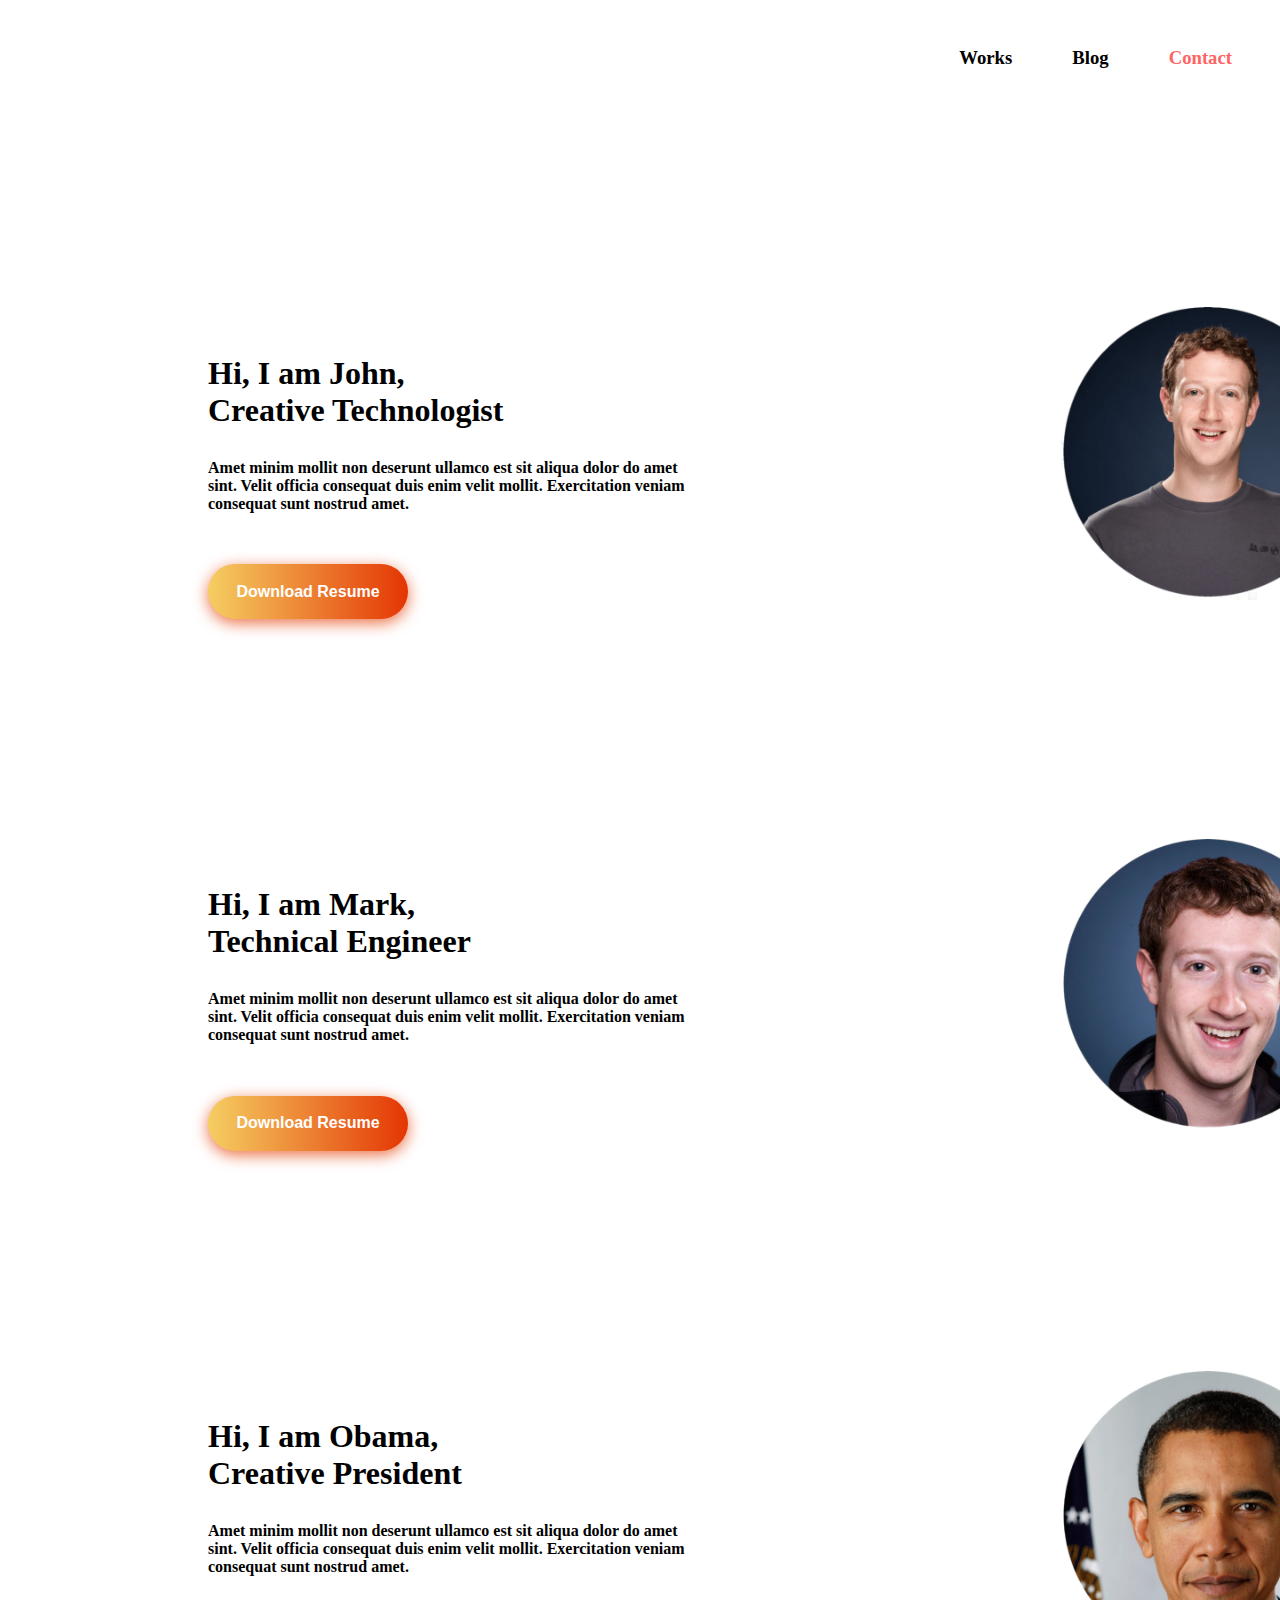
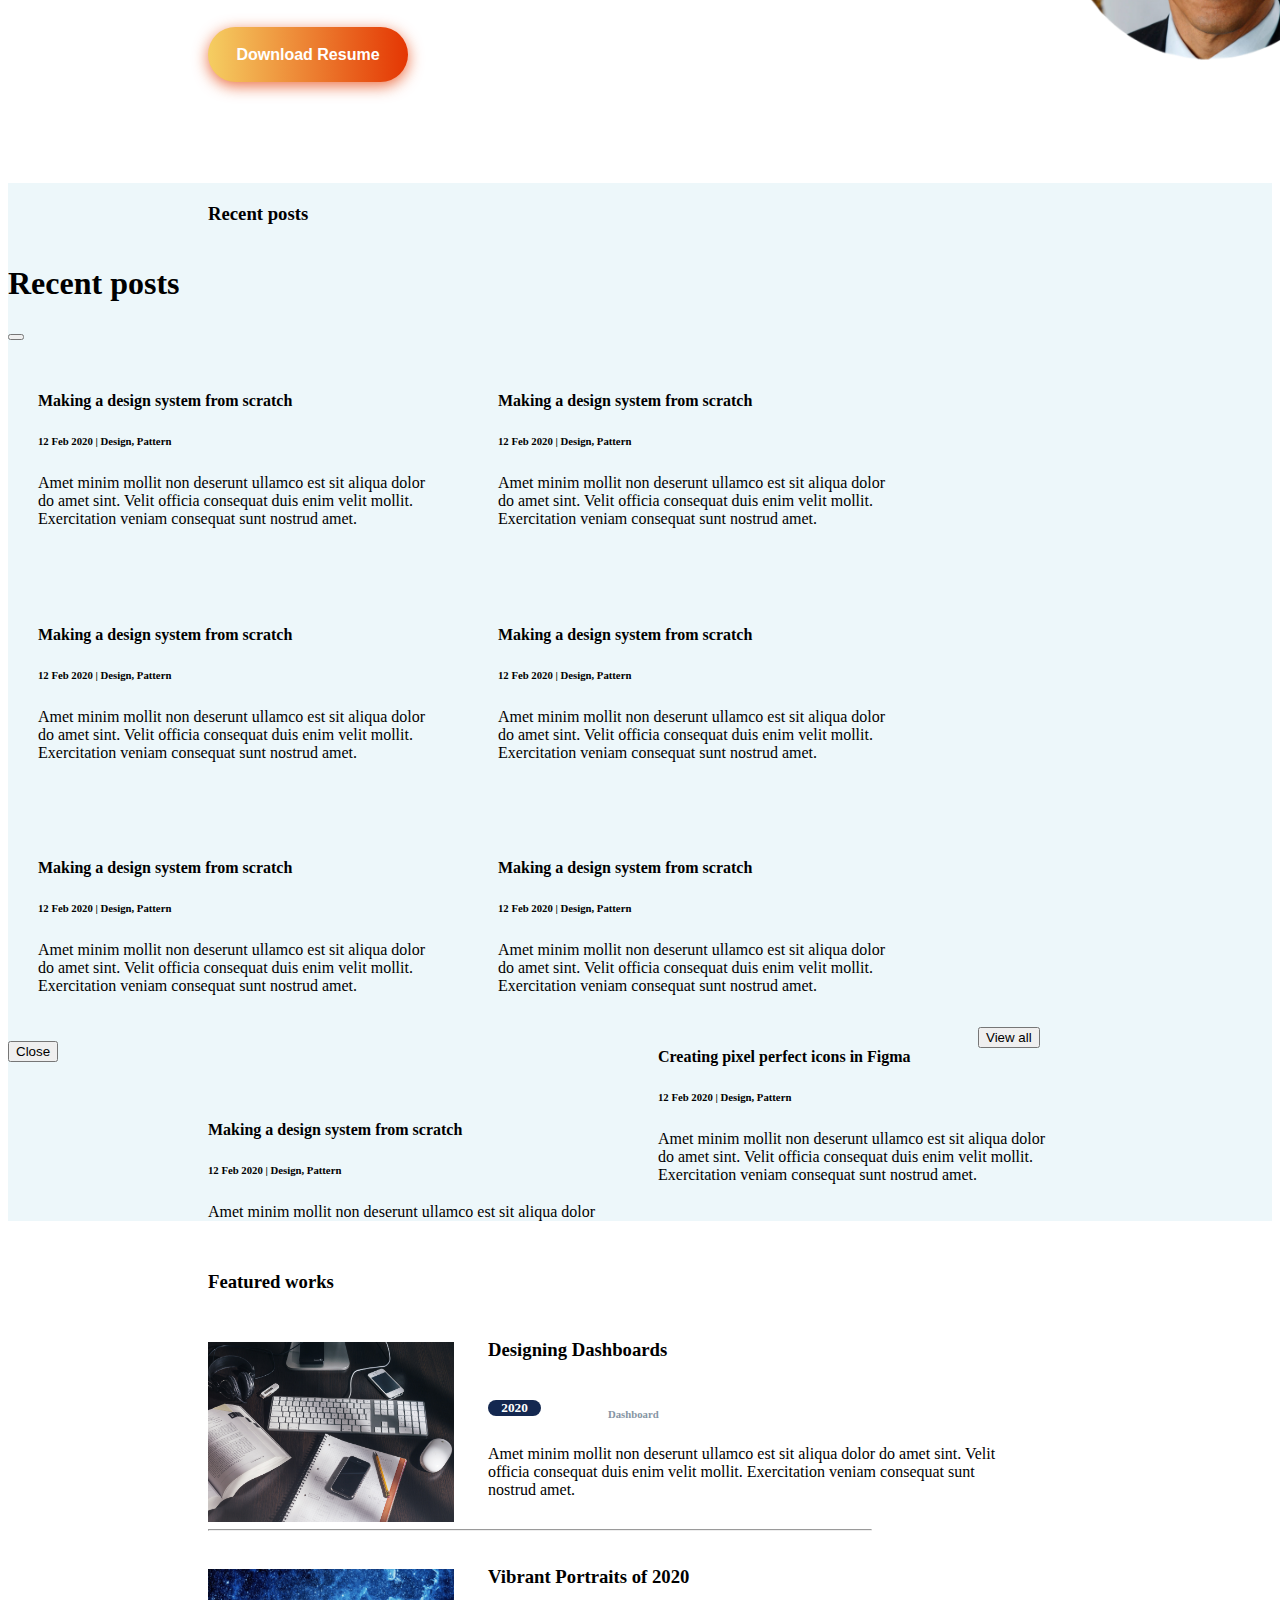
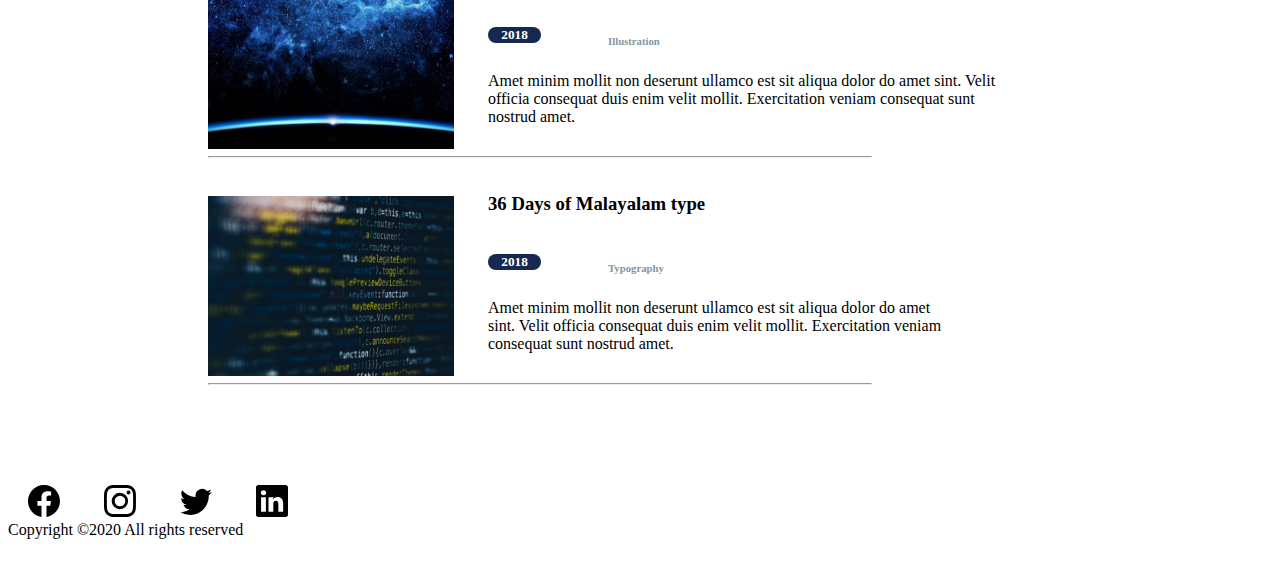
<file: john/index.html>
<!DOCTYPE html>
<html lang="en">
  <head>
    <meta charset="UTF-8" />
    <meta http-equiv="X-UA-Compatible" content="IE=edge" />
    <meta name="viewport" content="width=device-width, initial-scale=1.0" />
    <link rel="stylesheet" href="style/style.css" />
    <link
      href="https://cdn.jsdelivr.net/npm/bootstrap@5.3.0-alpha3/dist/css/bootstrap.min.css"
      rel="stylesheet"
      integrity="sha384-KK94CHFLLe+nY2dmCWGMq91rCGa5gtU4mk92HdvYe+M/SXH301p5ILy+dN9+nJOZ"
      crossorigin="anonymous"
    />
    <link rel="shortcut icon" href="img\head.png" type="image/x-icon" />
    <title>Home</title>
  </head>
  <body>
    <div class="nav">
      <a href="works.html">
        <h3>Works</h3>
      </a>
      <a href="blog.html">
        <h3>Blog</h3>
      </a>
      <a href="#" class="active">
        <h3>Contact</h3>
      </a>
    </div>
    <div class="car">
      <div
        id="carouselExampleSlidesOnly"
        class="carousel slide"
        data-bs-ride="carousel"
      >
        <div class="carousel-inner">
          <div class="carousel-item active">
            <div class="block1">
              <img src="img\john.png" alt="" />
              <h1>
                <strong
                  >Hi, I am John, <br />
                  Creative Technologist</strong
                >
              </h1>
              <h4>
                Amet minim mollit non deserunt ullamco est sit aliqua dolor do
                amet
                <br />
                sint. Velit officia consequat duis enim velit mollit.
                Exercitation veniam <br />
                consequat sunt nostrud amet.
              </h4>
              <a href="workdetail.html">
                <button class="btn-hover color-2">Download Resume</button>
              </a>
            </div>
          </div>
          <div class="carousel-item">
            <div class="block1">
              <img src="img\john2.png" alt="" />
              <h1>
                <strong
                  >Hi, I am Mark, <br />
                  Technical Engineer</strong
                >
              </h1>
              <h4>
                Amet minim mollit non deserunt ullamco est sit aliqua dolor do
                amet
                <br />
                sint. Velit officia consequat duis enim velit mollit.
                Exercitation veniam <br />
                consequat sunt nostrud amet.
              </h4>
              <a href="workdetail.html">
                <button class="btn-hover color-2">Download Resume</button>
              </a>
            </div>
          </div>
          <div class="carousel-item">
            <div class="block1">
              <img src="img\john3.png" alt="" />
              <h1>
                <strong
                  >Hi, I am Obama, <br />
                  Creative President</strong
                >
              </h1>
              <h4>
                Amet minim mollit non deserunt ullamco est sit aliqua dolor do
                amet
                <br />
                sint. Velit officia consequat duis enim velit mollit.
                Exercitation veniam <br />
                consequat sunt nostrud amet.
              </h4>
              <a href="workdetail.html">
                <button class="btn-hover color-2">Download Resume</button>
              </a>
            </div>
          </div>
        </div>
      </div>
    </div>
    <div class="inv">
      <h5>
        ㅤㅤㅤㅤㅤㅤㅤㅤㅤㅤㅤㅤㅤㅤㅤㅤㅤㅤㅤㅤㅤㅤㅤㅤㅤㅤㅤㅤㅤㅤㅤㅤㅤㅤㅤㅤㅤㅤㅤㅤㅤ
        <br />
        ㅤㅤㅤㅤㅤㅤㅤㅤㅤㅤㅤㅤㅤㅤㅤㅤㅤㅤㅤㅤㅤㅤㅤㅤㅤㅤㅤㅤㅤㅤㅤㅤㅤㅤㅤㅤㅤㅤㅤㅤㅤ
      </h5>
    </div>
    <div class="block2">
      <h3>Recent posts</h3>
      <div
        class="modal fade"
        id="exampleModal"
        tabindex="-1"
        aria-labelledby="exampleModalLabel"
        aria-hidden="true"
      >
        <div class="modal-dialog modal-lg modal-dialog-scrollable">
          <div class="modal-content">
            <div class="modal-header">
              <h1 class="modal-title fs-5" id="exampleModalLabel">
                Recent posts
              </h1>
              <button
                type="button"
                class="btn-close"
                data-bs-dismiss="modal"
                aria-label="Close"
              ></button>
            </div>
            <div class="modal-body">
              <div class="mod">
                <div class="card" style="width: 25rem">
                  <div class="card-body">
                    <h4 class="card-title">
                      <strong>Making a design system from scratch</strong>
                    </h4>
                    <h6 class="card-subtitle mb-3 mt-4">
                      12 Feb 2020 ㅤㅤ|ㅤㅤ Design, Pattern
                    </h6>
                    <p class="card-text">
                      Amet minim mollit non deserunt ullamco est sit aliqua
                      dolor do amet sint. Velit officia consequat duis enim
                      velit mollit. Exercitation veniam consequat sunt nostrud
                      amet.
                    </p>
                  </div>
                </div>
                <div class="card" style="width: 25rem">
                  <div class="card-body">
                    <h4 class="card-title">
                      <strong>Making a design system from scratch</strong>
                    </h4>
                    <h6 class="card-subtitle mb-3 mt-4">
                      12 Feb 2020 ㅤㅤ|ㅤㅤ Design, Pattern
                    </h6>
                    <p class="card-text">
                      Amet minim mollit non deserunt ullamco est sit aliqua
                      dolor do amet sint. Velit officia consequat duis enim
                      velit mollit. Exercitation veniam consequat sunt nostrud
                      amet.
                    </p>
                  </div>
                </div>
              </div>
              <div class="mod2">
                <div class="card" style="width: 25rem">
                  <div class="card-body">
                    <h4 class="card-title">
                      <strong>Making a design system from scratch</strong>
                    </h4>
                    <h6 class="card-subtitle mb-3 mt-4">
                      12 Feb 2020 ㅤㅤ|ㅤㅤ Design, Pattern
                    </h6>
                    <p class="card-text">
                      Amet minim mollit non deserunt ullamco est sit aliqua
                      dolor do amet sint. Velit officia consequat duis enim
                      velit mollit. Exercitation veniam consequat sunt nostrud
                      amet.
                    </p>
                  </div>
                </div>
                <div class="card" style="width: 25rem">
                  <div class="card-body">
                    <h4 class="card-title">
                      <strong>Making a design system from scratch</strong>
                    </h4>
                    <h6 class="card-subtitle mb-3 mt-4">
                      12 Feb 2020 ㅤㅤ|ㅤㅤ Design, Pattern
                    </h6>
                    <p class="card-text">
                      Amet minim mollit non deserunt ullamco est sit aliqua
                      dolor do amet sint. Velit officia consequat duis enim
                      velit mollit. Exercitation veniam consequat sunt nostrud
                      amet.
                    </p>
                  </div>
                </div>
              </div>
              <div class="mod3">
                <div class="card" style="width: 25rem">
                  <div class="card-body">
                    <h4 class="card-title">
                      <strong>Making a design system from scratch</strong>
                    </h4>
                    <h6 class="card-subtitle mb-3 mt-4">
                      12 Feb 2020 ㅤㅤ|ㅤㅤ Design, Pattern
                    </h6>
                    <p class="card-text">
                      Amet minim mollit non deserunt ullamco est sit aliqua
                      dolor do amet sint. Velit officia consequat duis enim
                      velit mollit. Exercitation veniam consequat sunt nostrud
                      amet.
                    </p>
                  </div>
                </div>
                <div class="card" style="width: 25rem">
                  <div class="card-body">
                    <h4 class="card-title">
                      <strong>Making a design system from scratch</strong>
                    </h4>
                    <h6 class="card-subtitle mb-3 mt-4">
                      12 Feb 2020 ㅤㅤ|ㅤㅤ Design, Pattern
                    </h6>
                    <p class="card-text">
                      Amet minim mollit non deserunt ullamco est sit aliqua
                      dolor do amet sint. Velit officia consequat duis enim
                      velit mollit. Exercitation veniam consequat sunt nostrud
                      amet.
                    </p>
                  </div>
                </div>
              </div>
            </div>
            <div class="modal-footer">
              <button
                type="button"
                class="btn btn-secondary"
                data-bs-dismiss="modal"
              >
                Close
              </button>
            </div>
          </div>
        </div>
      </div>
      <h5>
        <button
          type="button"
          class="btn btn-secondary"
          data-bs-toggle="modal"
          data-bs-target="#exampleModal"
        >
          View all
        </button>
      </h5>
      <div class="card1">
        <div class="card" style="width: 25rem">
          <div class="card-body">
            <h4 class="card-title">
              <strong>Making a design system from scratch</strong>
            </h4>
            <h6 class="card-subtitle mb-3 mt-4">
              12 Feb 2020 ㅤㅤ|ㅤㅤ Design, Pattern
            </h6>
            <p class="card-text">
              Amet minim mollit non deserunt ullamco est sit aliqua dolor do
              amet sint. Velit officia consequat duis enim velit mollit.
              Exercitation veniam consequat sunt nostrud amet.
            </p>
          </div>
        </div>
      </div>
      <div class="card2">
        <div class="card" style="width: 25rem">
          <div class="card-body">
            <h4 class="card-title">
              <strong>Creating pixel perfect icons in Figma</strong>
            </h4>
            <h6 class="card-subtitle mb-3 mt-4">
              12 Feb 2020 ㅤㅤ|ㅤㅤ Design, Pattern
            </h6>
            <p class="card-text">
              Amet minim mollit non deserunt ullamco est sit aliqua dolor do
              amet sint. Velit officia consequat duis enim velit mollit.
              Exercitation veniam consequat sunt nostrud amet.
            </p>
          </div>
        </div>
      </div>
      <div class="inv2">
        ㅤㅤㅤㅤㅤㅤㅤㅤㅤㅤㅤㅤㅤㅤㅤㅤㅤㅤㅤㅤㅤㅤㅤㅤㅤㅤㅤㅤㅤㅤㅤㅤㅤㅤㅤㅤㅤㅤㅤ
      </div>
    </div>
    <div class="block3">
      <h3>Featured works</h3>
      <div class="lap">
        <img src="img\laptop.jpg" alt="" />
        <h3><strong>Designing Dashboards</strong></h3>
        <h5> 2020 </h5>
        <h6>Dashboard</h6>
        <p>
          Amet minim mollit non deserunt ullamco est sit aliqua dolor do amet
          sint. Velit <br />
          officia consequat duis enim velit mollit. Exercitation veniam
          consequat sunt <br />
          nostrud amet.
        </p>
      </div>
      <hr />
      <div class="lap">
        <img src="img/laptop2.jpg" alt="" />
        <h3><strong>Vibrant Portraits of 2020</strong></h3>
        <h5> 2018 </h5>
        <h6>Illustration</h6>
        <p>
          Amet minim mollit non deserunt ullamco est sit aliqua dolor do amet
          sint. Velit <br />
          officia consequat duis enim velit mollit. Exercitation veniam
          consequat sunt <br />
          nostrud amet.
        </p>
      </div>
      <hr />
      <div class="lap">
        <img src="img/laptop3.jpg" alt="" />
        <h3><strong>36 Days of Malayalam type</strong></h3>
        <h5> 2018 </h5>
        <h6>Typography</h6>
        <p>
          Amet minim mollit non deserunt ullamco est sit aliqua dolor do amet
          <br />
          sint. Velit officia consequat duis enim velit mollit. Exercitation
          veniam <br />
          consequat sunt nostrud amet.
        </p>
      </div>
      <hr />
    </div>
    <div class="block4">
      <footer class="text-center">
        <div class="container pt-4">
          <section class="mb-4">
            <a href="#">
              <svg
                xmlns="http://www.w3.org/2000/svg"
                width="32"
                height="32"
                fill="currentColor"
                class="bi bi-facebook"
                viewBox="0 0 16 16"
              >
                <path
                  d="M16 8.049c0-4.446-3.582-8.05-8-8.05C3.58 0-.002 3.603-.002 8.05c0 4.017 2.926 7.347 6.75 7.951v-5.625h-2.03V8.05H6.75V6.275c0-2.017 1.195-3.131 3.022-3.131.876 0 1.791.157 1.791.157v1.98h-1.009c-.993 0-1.303.621-1.303 1.258v1.51h2.218l-.354 2.326H9.25V16c3.824-.604 6.75-3.934 6.75-7.951z"
                />
              </svg>
            </a>
            <a href="#">
              <svg
                xmlns="http://www.w3.org/2000/svg"
                width="32"
                height="32"
                fill="currentColor"
                class="bi bi-instagram"
                viewBox="0 0 16 16"
              >
                <path
                  d="M8 0C5.829 0 5.556.01 4.703.048 3.85.088 3.269.222 2.76.42a3.917 3.917 0 0 0-1.417.923A3.927 3.927 0 0 0 .42 2.76C.222 3.268.087 3.85.048 4.7.01 5.555 0 5.827 0 8.001c0 2.172.01 2.444.048 3.297.04.852.174 1.433.372 1.942.205.526.478.972.923 1.417.444.445.89.719 1.416.923.51.198 1.09.333 1.942.372C5.555 15.99 5.827 16 8 16s2.444-.01 3.298-.048c.851-.04 1.434-.174 1.943-.372a3.916 3.916 0 0 0 1.416-.923c.445-.445.718-.891.923-1.417.197-.509.332-1.09.372-1.942C15.99 10.445 16 10.173 16 8s-.01-2.445-.048-3.299c-.04-.851-.175-1.433-.372-1.941a3.926 3.926 0 0 0-.923-1.417A3.911 3.911 0 0 0 13.24.42c-.51-.198-1.092-.333-1.943-.372C10.443.01 10.172 0 7.998 0h.003zm-.717 1.442h.718c2.136 0 2.389.007 3.232.046.78.035 1.204.166 1.486.275.373.145.64.319.92.599.28.28.453.546.598.92.11.281.24.705.275 1.485.039.843.047 1.096.047 3.231s-.008 2.389-.047 3.232c-.035.78-.166 1.203-.275 1.485a2.47 2.47 0 0 1-.599.919c-.28.28-.546.453-.92.598-.28.11-.704.24-1.485.276-.843.038-1.096.047-3.232.047s-2.39-.009-3.233-.047c-.78-.036-1.203-.166-1.485-.276a2.478 2.478 0 0 1-.92-.598 2.48 2.48 0 0 1-.6-.92c-.109-.281-.24-.705-.275-1.485-.038-.843-.046-1.096-.046-3.233 0-2.136.008-2.388.046-3.231.036-.78.166-1.204.276-1.486.145-.373.319-.64.599-.92.28-.28.546-.453.92-.598.282-.11.705-.24 1.485-.276.738-.034 1.024-.044 2.515-.045v.002zm4.988 1.328a.96.96 0 1 0 0 1.92.96.96 0 0 0 0-1.92zm-4.27 1.122a4.109 4.109 0 1 0 0 8.217 4.109 4.109 0 0 0 0-8.217zm0 1.441a2.667 2.667 0 1 1 0 5.334 2.667 2.667 0 0 1 0-5.334z"
                />
              </svg>
            </a>
            <a href="#">
              <svg
                xmlns="http://www.w3.org/2000/svg"
                width="32"
                height="32"
                fill="currentColor"
                class="bi bi-twitter"
                viewBox="0 0 16 16"
              >
                <path
                  d="M5.026 15c6.038 0 9.341-5.003 9.341-9.334 0-.14 0-.282-.006-.422A6.685 6.685 0 0 0 16 3.542a6.658 6.658 0 0 1-1.889.518 3.301 3.301 0 0 0 1.447-1.817 6.533 6.533 0 0 1-2.087.793A3.286 3.286 0 0 0 7.875 6.03a9.325 9.325 0 0 1-6.767-3.429 3.289 3.289 0 0 0 1.018 4.382A3.323 3.323 0 0 1 .64 6.575v.045a3.288 3.288 0 0 0 2.632 3.218 3.203 3.203 0 0 1-.865.115 3.23 3.23 0 0 1-.614-.057 3.283 3.283 0 0 0 3.067 2.277A6.588 6.588 0 0 1 .78 13.58a6.32 6.32 0 0 1-.78-.045A9.344 9.344 0 0 0 5.026 15z"
                />
              </svg>
            </a>
            <a href="#">
              <svg
                xmlns="http://www.w3.org/2000/svg"
                width="32"
                height="32"
                fill="currentColor"
                class="bi bi-linkedin"
                viewBox="0 0 16 16"
              >
                <path
                  d="M0 1.146C0 .513.526 0 1.175 0h13.65C15.474 0 16 .513 16 1.146v13.708c0 .633-.526 1.146-1.175 1.146H1.175C.526 16 0 15.487 0 14.854V1.146zm4.943 12.248V6.169H2.542v7.225h2.401zm-1.2-8.212c.837 0 1.358-.554 1.358-1.248-.015-.709-.52-1.248-1.342-1.248-.822 0-1.359.54-1.359 1.248 0 .694.521 1.248 1.327 1.248h.016zm4.908 8.212V9.359c0-.216.016-.432.08-.586.173-.431.568-.878 1.232-.878.869 0 1.216.662 1.216 1.634v3.865h2.401V9.25c0-2.22-1.184-3.252-2.764-3.252-1.274 0-1.845.7-2.165 1.193v.025h-.016a5.54 5.54 0 0 1 .016-.025V6.169h-2.4c.03.678 0 7.225 0 7.225h2.4z"
                />
              </svg>
            </a>
          </section>
        </div>
        <div class="text-center text-dark p-3">
          Copyright ©2020 All rights reserved <br />
                  
        </div>
      </footer>
    </div>
    <script
      src="https://cdn.jsdelivr.net/npm/bootstrap@5.3.0-alpha3/dist/js/bootstrap.bundle.min.js"
      integrity="sha384-ENjdO4Dr2bkBIFxQpeoTz1HIcje39Wm4jDKdf19U8gI4ddQ3GYNS7NTKfAdVQSZe"
      crossorigin="anonymous"
    ></script>
  </body>
</html>
</file>
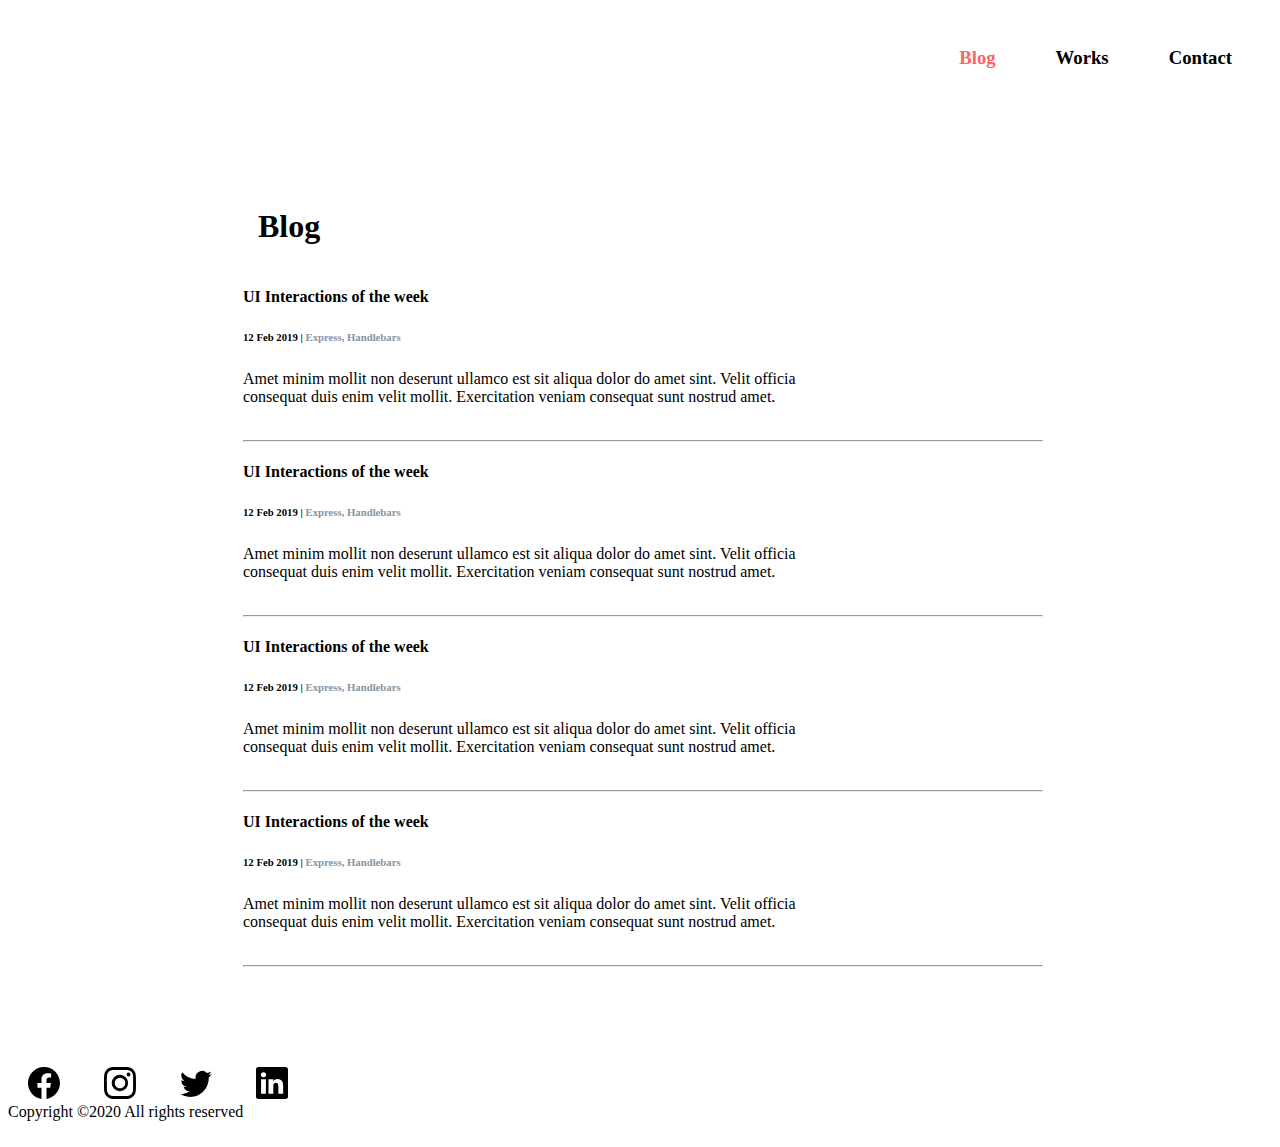
<file: john/blog.html>
<!DOCTYPE html>
<html lang="en">
  <head>
    <meta charset="UTF-8" />
    <meta http-equiv="X-UA-Compatible" content="IE=edge" />
    <meta name="viewport" content="width=device-width, initial-scale=1.0" />
    <link rel="stylesheet" href="style/style.css" />
    <link
      href="https://cdn.jsdelivr.net/npm/bootstrap@5.3.0-alpha3/dist/css/bootstrap.min.css"
      rel="stylesheet"
      integrity="sha384-KK94CHFLLe+nY2dmCWGMq91rCGa5gtU4mk92HdvYe+M/SXH301p5ILy+dN9+nJOZ"
      crossorigin="anonymous"
    />
    <link rel="shortcut icon" href="img/head.png" type="image/x-icon" />
    <title>Blog</title>
  </head>
  <body>
    <div class="nav">
      <a href="#" class="active">
        <h3>Blog</h3>
      </a>
      <a href="works.html">
        <h3>Works</h3>
      </a>
      <a href="index.html">
        <h3>Contact</h3>
      </a>
    </div>
    <div class="blog">
      <h1><strong>Blog</strong></h1>
      <div class="gard">
        <div class="card border-0" style="width: 50rem">
          <div class="card-body">
            <h4 class="card-title">
              <strong>UI Interactions of the week</strong>
            </h4>
            <h6 class="card-subtitle mb-3 mt-4">
              12 Feb 2019 ㅤㅤ|ㅤㅤ <span>Express, Handlebars</span>
            </h6>
            <p class="card-text">
              Amet minim mollit non deserunt ullamco est sit aliqua dolor do
              amet sint. Velit officia <br />
              consequat duis enim velit mollit. Exercitation veniam consequat
              sunt nostrud amet. <br />
                    
            </p>
            <hr />
          </div>
        </div>
      </div>
      <div class="gard">
        <div class="card border-0" style="width: 50rem">
          <div class="card-body">
            <h4 class="card-title">
              <strong>UI Interactions of the week</strong>
            </h4>
            <h6 class="card-subtitle mb-3 mt-4">
              12 Feb 2019 ㅤㅤ|ㅤㅤ <span>Express, Handlebars</span>
            </h6>
            <p class="card-text">
              Amet minim mollit non deserunt ullamco est sit aliqua dolor do
              amet sint. Velit officia <br />
              consequat duis enim velit mollit. Exercitation veniam consequat
              sunt nostrud amet. <br />
                    
            </p>
            <hr />
          </div>
        </div>
      </div>
      <div class="gard">
        <div class="card border-0" style="width: 50rem">
          <div class="card-body">
            <h4 class="card-title">
              <strong>UI Interactions of the week</strong>
            </h4>
            <h6 class="card-subtitle mb-3 mt-4">
              12 Feb 2019 ㅤㅤ|ㅤㅤ <span>Express, Handlebars</span>
            </h6>
            <p class="card-text">
              Amet minim mollit non deserunt ullamco est sit aliqua dolor do
              amet sint. Velit officia <br />
              consequat duis enim velit mollit. Exercitation veniam consequat
              sunt nostrud amet. <br />
                    
            </p>
            <hr />
          </div>
        </div>
      </div>
      <div class="gard">
        <div class="card border-0" style="width: 50rem">
          <div class="card-body">
            <h4 class="card-title">
              <strong>UI Interactions of the week</strong>
            </h4>
            <h6 class="card-subtitle mb-3 mt-4">
              12 Feb 2019 ㅤㅤ|ㅤㅤ <span>Express, Handlebars</span>
            </h6>
            <p class="card-text">
              Amet minim mollit non deserunt ullamco est sit aliqua dolor do
              amet sint. Velit officia <br />
              consequat duis enim velit mollit. Exercitation veniam consequat
              sunt nostrud amet. <br />
                    
            </p>
            <hr />
          </div>
        </div>
      </div>
    </div>
    <div class="block4">
      <footer class="text-center">
        <div class="container pt-4">
          <section class="mb-4">
            <a href="#">
              <svg
                xmlns="http://www.w3.org/2000/svg"
                width="32"
                height="32"
                fill="currentColor"
                class="bi bi-facebook"
                viewBox="0 0 16 16"
              >
                <path
                  d="M16 8.049c0-4.446-3.582-8.05-8-8.05C3.58 0-.002 3.603-.002 8.05c0 4.017 2.926 7.347 6.75 7.951v-5.625h-2.03V8.05H6.75V6.275c0-2.017 1.195-3.131 3.022-3.131.876 0 1.791.157 1.791.157v1.98h-1.009c-.993 0-1.303.621-1.303 1.258v1.51h2.218l-.354 2.326H9.25V16c3.824-.604 6.75-3.934 6.75-7.951z"
                />
              </svg>
            </a>
            <a href="#">
              <svg
                xmlns="http://www.w3.org/2000/svg"
                width="32"
                height="32"
                fill="currentColor"
                class="bi bi-instagram"
                viewBox="0 0 16 16"
              >
                <path
                  d="M8 0C5.829 0 5.556.01 4.703.048 3.85.088 3.269.222 2.76.42a3.917 3.917 0 0 0-1.417.923A3.927 3.927 0 0 0 .42 2.76C.222 3.268.087 3.85.048 4.7.01 5.555 0 5.827 0 8.001c0 2.172.01 2.444.048 3.297.04.852.174 1.433.372 1.942.205.526.478.972.923 1.417.444.445.89.719 1.416.923.51.198 1.09.333 1.942.372C5.555 15.99 5.827 16 8 16s2.444-.01 3.298-.048c.851-.04 1.434-.174 1.943-.372a3.916 3.916 0 0 0 1.416-.923c.445-.445.718-.891.923-1.417.197-.509.332-1.09.372-1.942C15.99 10.445 16 10.173 16 8s-.01-2.445-.048-3.299c-.04-.851-.175-1.433-.372-1.941a3.926 3.926 0 0 0-.923-1.417A3.911 3.911 0 0 0 13.24.42c-.51-.198-1.092-.333-1.943-.372C10.443.01 10.172 0 7.998 0h.003zm-.717 1.442h.718c2.136 0 2.389.007 3.232.046.78.035 1.204.166 1.486.275.373.145.64.319.92.599.28.28.453.546.598.92.11.281.24.705.275 1.485.039.843.047 1.096.047 3.231s-.008 2.389-.047 3.232c-.035.78-.166 1.203-.275 1.485a2.47 2.47 0 0 1-.599.919c-.28.28-.546.453-.92.598-.28.11-.704.24-1.485.276-.843.038-1.096.047-3.232.047s-2.39-.009-3.233-.047c-.78-.036-1.203-.166-1.485-.276a2.478 2.478 0 0 1-.92-.598 2.48 2.48 0 0 1-.6-.92c-.109-.281-.24-.705-.275-1.485-.038-.843-.046-1.096-.046-3.233 0-2.136.008-2.388.046-3.231.036-.78.166-1.204.276-1.486.145-.373.319-.64.599-.92.28-.28.546-.453.92-.598.282-.11.705-.24 1.485-.276.738-.034 1.024-.044 2.515-.045v.002zm4.988 1.328a.96.96 0 1 0 0 1.92.96.96 0 0 0 0-1.92zm-4.27 1.122a4.109 4.109 0 1 0 0 8.217 4.109 4.109 0 0 0 0-8.217zm0 1.441a2.667 2.667 0 1 1 0 5.334 2.667 2.667 0 0 1 0-5.334z"
                />
              </svg>
            </a>
            <a href="#">
              <svg
                xmlns="http://www.w3.org/2000/svg"
                width="32"
                height="32"
                fill="currentColor"
                class="bi bi-twitter"
                viewBox="0 0 16 16"
              >
                <path
                  d="M5.026 15c6.038 0 9.341-5.003 9.341-9.334 0-.14 0-.282-.006-.422A6.685 6.685 0 0 0 16 3.542a6.658 6.658 0 0 1-1.889.518 3.301 3.301 0 0 0 1.447-1.817 6.533 6.533 0 0 1-2.087.793A3.286 3.286 0 0 0 7.875 6.03a9.325 9.325 0 0 1-6.767-3.429 3.289 3.289 0 0 0 1.018 4.382A3.323 3.323 0 0 1 .64 6.575v.045a3.288 3.288 0 0 0 2.632 3.218 3.203 3.203 0 0 1-.865.115 3.23 3.23 0 0 1-.614-.057 3.283 3.283 0 0 0 3.067 2.277A6.588 6.588 0 0 1 .78 13.58a6.32 6.32 0 0 1-.78-.045A9.344 9.344 0 0 0 5.026 15z"
                />
              </svg>
            </a>
            <a href="#">
              <svg
                xmlns="http://www.w3.org/2000/svg"
                width="32"
                height="32"
                fill="currentColor"
                class="bi bi-linkedin"
                viewBox="0 0 16 16"
              >
                <path
                  d="M0 1.146C0 .513.526 0 1.175 0h13.65C15.474 0 16 .513 16 1.146v13.708c0 .633-.526 1.146-1.175 1.146H1.175C.526 16 0 15.487 0 14.854V1.146zm4.943 12.248V6.169H2.542v7.225h2.401zm-1.2-8.212c.837 0 1.358-.554 1.358-1.248-.015-.709-.52-1.248-1.342-1.248-.822 0-1.359.54-1.359 1.248 0 .694.521 1.248 1.327 1.248h.016zm4.908 8.212V9.359c0-.216.016-.432.08-.586.173-.431.568-.878 1.232-.878.869 0 1.216.662 1.216 1.634v3.865h2.401V9.25c0-2.22-1.184-3.252-2.764-3.252-1.274 0-1.845.7-2.165 1.193v.025h-.016a5.54 5.54 0 0 1 .016-.025V6.169h-2.4c.03.678 0 7.225 0 7.225h2.4z"
                />
              </svg>
            </a>
          </section>
        </div>
        <div class="text-center text-dark p-3">
          Copyright ©2020 All rights reserved <br />
                  
        </div>
      </footer>
    </div>
    <script
      src="https://cdn.jsdelivr.net/npm/bootstrap@5.3.0-alpha3/dist/js/bootstrap.bundle.min.js"
      integrity="sha384-ENjdO4Dr2bkBIFxQpeoTz1HIcje39Wm4jDKdf19U8gI4ddQ3GYNS7NTKfAdVQSZe"
      crossorigin="anonymous"
    ></script>
  </body>
</html>
</file>
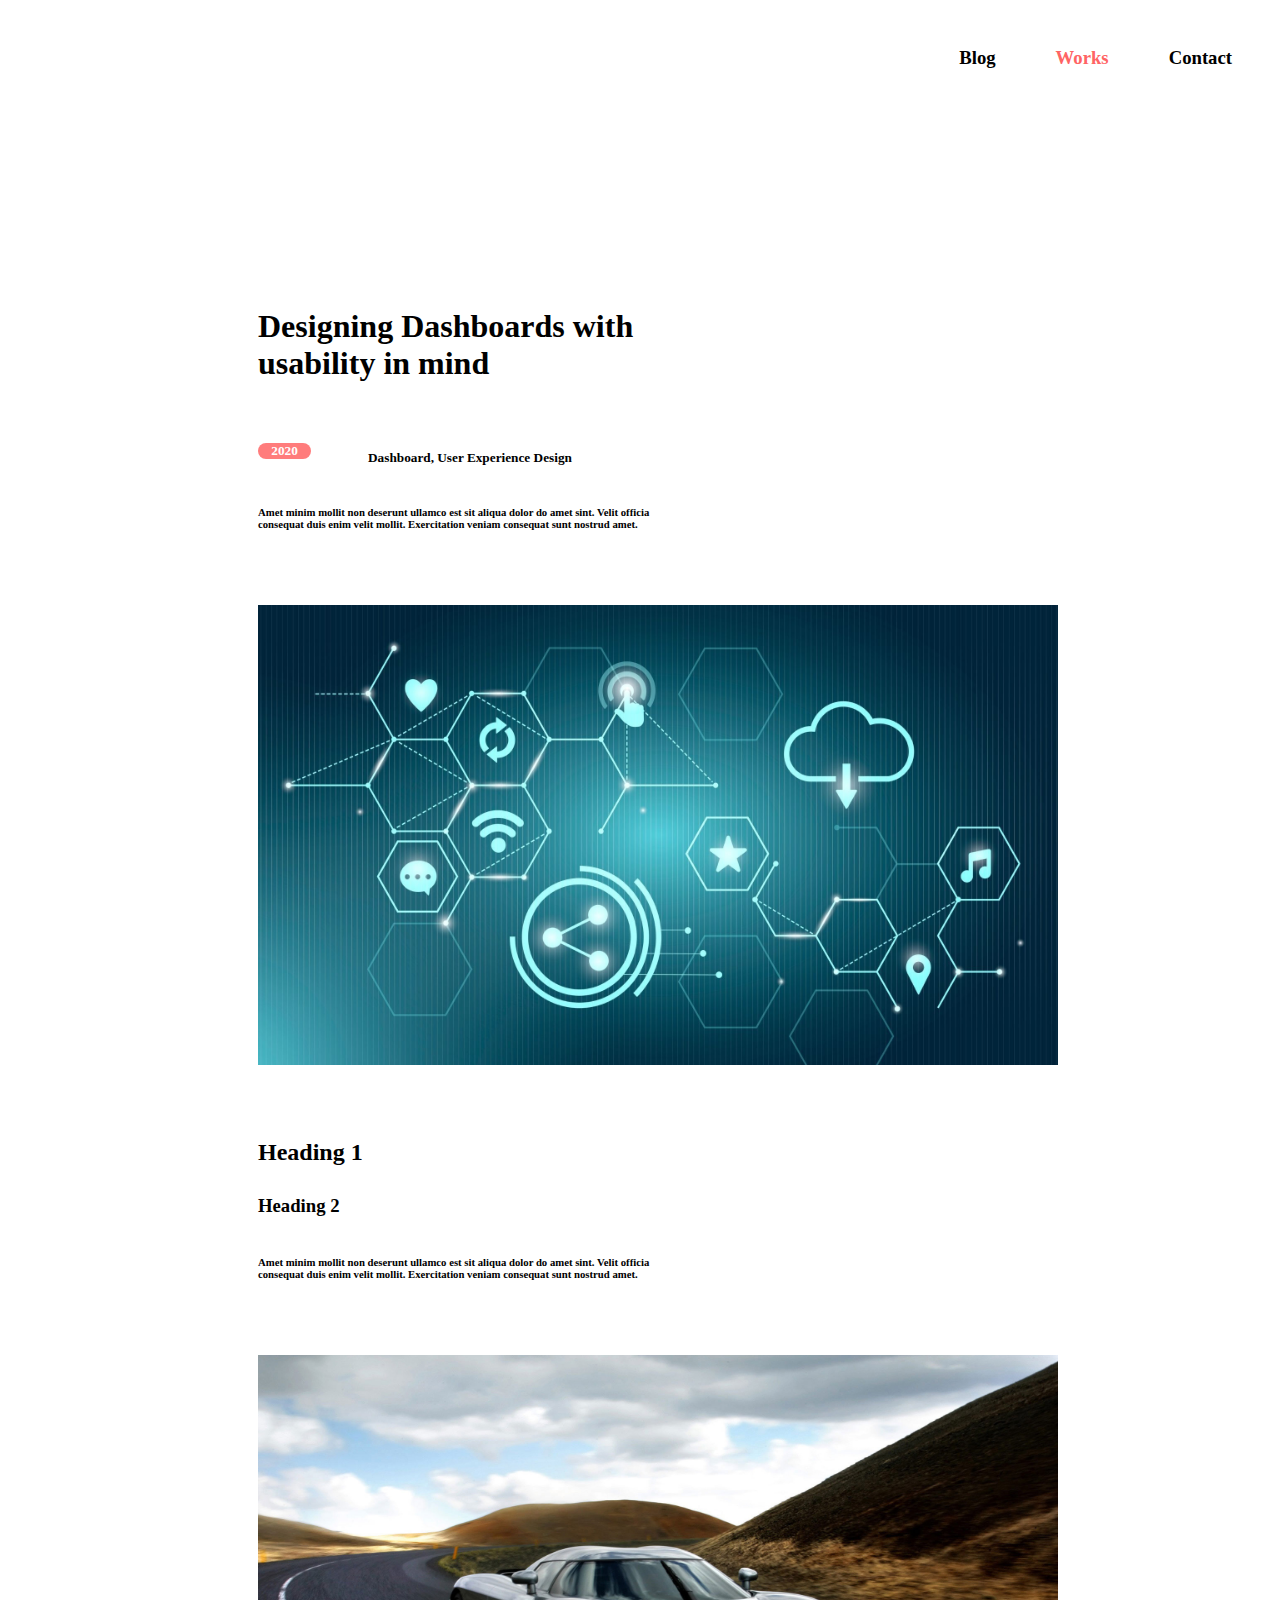
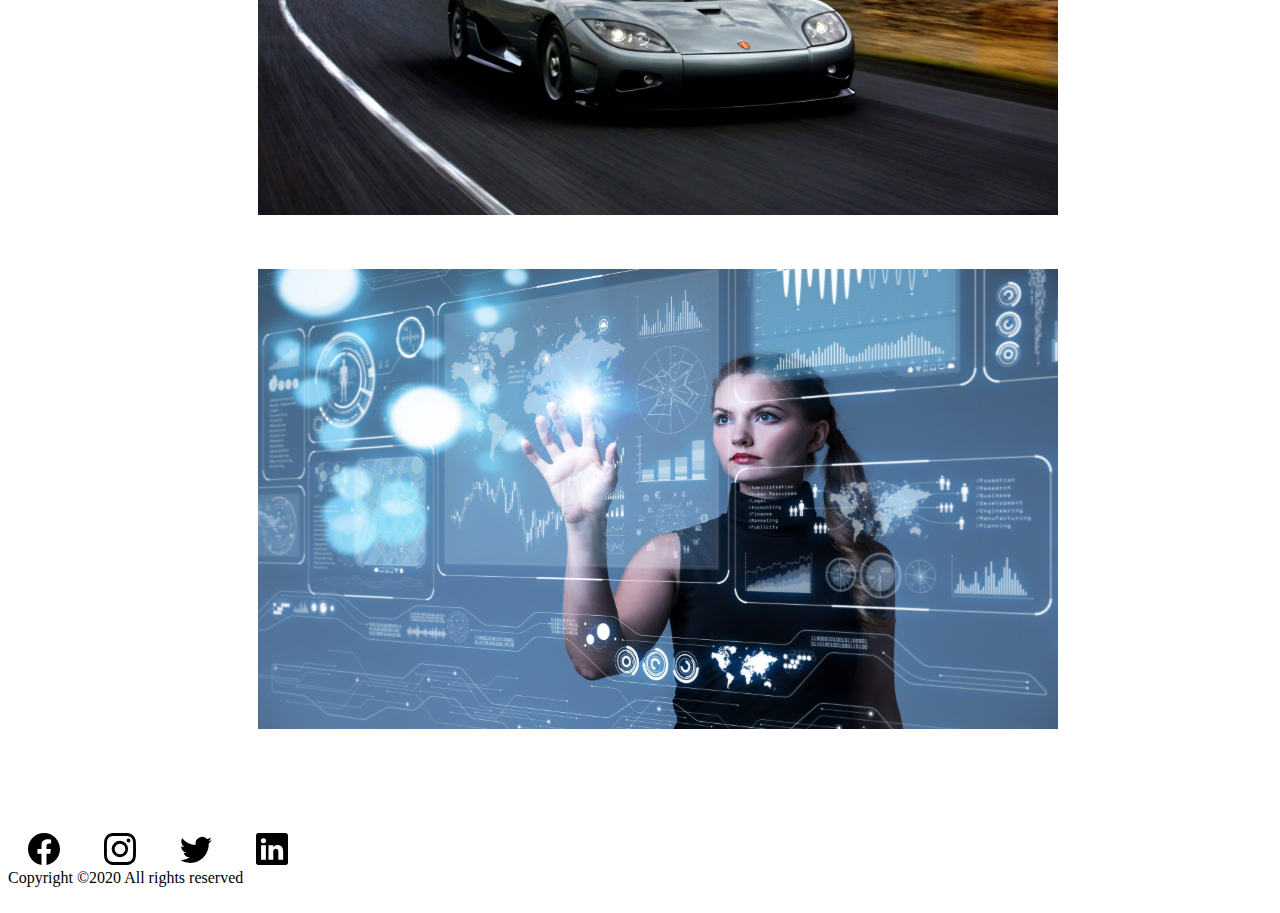
<file: john/workdetail.html>
<!DOCTYPE html>
<html lang="en">
  <head>
    <meta charset="UTF-8" />
    <meta http-equiv="X-UA-Compatible" content="IE=edge" />
    <meta name="viewport" content="width=device-width, initial-scale=1.0" />
    <link rel="stylesheet" href="style/style.css" />
    <link
      href="https://cdn.jsdelivr.net/npm/bootstrap@5.3.0-alpha3/dist/css/bootstrap.min.css"
      rel="stylesheet"
      integrity="sha384-KK94CHFLLe+nY2dmCWGMq91rCGa5gtU4mk92HdvYe+M/SXH301p5ILy+dN9+nJOZ"
      crossorigin="anonymous"
    />
    <link rel="shortcut icon" href="img/head.png" type="image/x-icon" />
    <title>Works</title>
  </head>
  <body>
    <div class="nav">
      <a href="blog.html">
        <h3>Blog</h3>
      </a>
      <a href="blog.html" class="active">
        <h3>Works</h3>
      </a>
      <a href="index.html">
        <h3>Contact</h3>
      </a>
    </div>
    <div class="det1">
      <h1>
        <strong>
          Designing Dashboards with <br />
          usability in mind
        </strong>
      </h1>
      <div class="vniz">
        <h5> 2020 </h5>
      </div>
      <div class="vniz2">
        <h5>Dashboard, User Experience Design</h5>
      </div>
      <h6>
        Amet minim mollit non deserunt ullamco est sit aliqua dolor do amet
        sint. Velit officia <br />
        consequat duis enim velit mollit. Exercitation veniam consequat sunt
        nostrud amet.
      </h6>
      <img src="img/tech1.jpg" alt="" />
    </div>
    <div class="det2">
      <h2>Heading 1</h2>
      <div class="head2">
        <h3>Heading 2</h3>
      </div>
      <h6>
        Amet minim mollit non deserunt ullamco est sit aliqua dolor do amet
        sint. Velit officia <br />
        consequat duis enim velit mollit. Exercitation veniam consequat sunt
        nostrud amet.
      </h6>
      <img src="img/tech2.jpg" alt="" />
      <img src="img/tech3.jpg" alt="" />
    </div>
    <div class="block4">
      <footer class="text-center">
        <div class="container pt-4">
          <section class="mb-4">
            <a href="#">
              <svg
                xmlns="http://www.w3.org/2000/svg"
                width="32"
                height="32"
                fill="currentColor"
                class="bi bi-facebook"
                viewBox="0 0 16 16"
              >
                <path
                  d="M16 8.049c0-4.446-3.582-8.05-8-8.05C3.58 0-.002 3.603-.002 8.05c0 4.017 2.926 7.347 6.75 7.951v-5.625h-2.03V8.05H6.75V6.275c0-2.017 1.195-3.131 3.022-3.131.876 0 1.791.157 1.791.157v1.98h-1.009c-.993 0-1.303.621-1.303 1.258v1.51h2.218l-.354 2.326H9.25V16c3.824-.604 6.75-3.934 6.75-7.951z"
                />
              </svg>
            </a>
            <a href="#">
              <svg
                xmlns="http://www.w3.org/2000/svg"
                width="32"
                height="32"
                fill="currentColor"
                class="bi bi-instagram"
                viewBox="0 0 16 16"
              >
                <path
                  d="M8 0C5.829 0 5.556.01 4.703.048 3.85.088 3.269.222 2.76.42a3.917 3.917 0 0 0-1.417.923A3.927 3.927 0 0 0 .42 2.76C.222 3.268.087 3.85.048 4.7.01 5.555 0 5.827 0 8.001c0 2.172.01 2.444.048 3.297.04.852.174 1.433.372 1.942.205.526.478.972.923 1.417.444.445.89.719 1.416.923.51.198 1.09.333 1.942.372C5.555 15.99 5.827 16 8 16s2.444-.01 3.298-.048c.851-.04 1.434-.174 1.943-.372a3.916 3.916 0 0 0 1.416-.923c.445-.445.718-.891.923-1.417.197-.509.332-1.09.372-1.942C15.99 10.445 16 10.173 16 8s-.01-2.445-.048-3.299c-.04-.851-.175-1.433-.372-1.941a3.926 3.926 0 0 0-.923-1.417A3.911 3.911 0 0 0 13.24.42c-.51-.198-1.092-.333-1.943-.372C10.443.01 10.172 0 7.998 0h.003zm-.717 1.442h.718c2.136 0 2.389.007 3.232.046.78.035 1.204.166 1.486.275.373.145.64.319.92.599.28.28.453.546.598.92.11.281.24.705.275 1.485.039.843.047 1.096.047 3.231s-.008 2.389-.047 3.232c-.035.78-.166 1.203-.275 1.485a2.47 2.47 0 0 1-.599.919c-.28.28-.546.453-.92.598-.28.11-.704.24-1.485.276-.843.038-1.096.047-3.232.047s-2.39-.009-3.233-.047c-.78-.036-1.203-.166-1.485-.276a2.478 2.478 0 0 1-.92-.598 2.48 2.48 0 0 1-.6-.92c-.109-.281-.24-.705-.275-1.485-.038-.843-.046-1.096-.046-3.233 0-2.136.008-2.388.046-3.231.036-.78.166-1.204.276-1.486.145-.373.319-.64.599-.92.28-.28.546-.453.92-.598.282-.11.705-.24 1.485-.276.738-.034 1.024-.044 2.515-.045v.002zm4.988 1.328a.96.96 0 1 0 0 1.92.96.96 0 0 0 0-1.92zm-4.27 1.122a4.109 4.109 0 1 0 0 8.217 4.109 4.109 0 0 0 0-8.217zm0 1.441a2.667 2.667 0 1 1 0 5.334 2.667 2.667 0 0 1 0-5.334z"
                />
              </svg>
            </a>
            <a href="#">
              <svg
                xmlns="http://www.w3.org/2000/svg"
                width="32"
                height="32"
                fill="currentColor"
                class="bi bi-twitter"
                viewBox="0 0 16 16"
              >
                <path
                  d="M5.026 15c6.038 0 9.341-5.003 9.341-9.334 0-.14 0-.282-.006-.422A6.685 6.685 0 0 0 16 3.542a6.658 6.658 0 0 1-1.889.518 3.301 3.301 0 0 0 1.447-1.817 6.533 6.533 0 0 1-2.087.793A3.286 3.286 0 0 0 7.875 6.03a9.325 9.325 0 0 1-6.767-3.429 3.289 3.289 0 0 0 1.018 4.382A3.323 3.323 0 0 1 .64 6.575v.045a3.288 3.288 0 0 0 2.632 3.218 3.203 3.203 0 0 1-.865.115 3.23 3.23 0 0 1-.614-.057 3.283 3.283 0 0 0 3.067 2.277A6.588 6.588 0 0 1 .78 13.58a6.32 6.32 0 0 1-.78-.045A9.344 9.344 0 0 0 5.026 15z"
                />
              </svg>
            </a>
            <a href="#">
              <svg
                xmlns="http://www.w3.org/2000/svg"
                width="32"
                height="32"
                fill="currentColor"
                class="bi bi-linkedin"
                viewBox="0 0 16 16"
              >
                <path
                  d="M0 1.146C0 .513.526 0 1.175 0h13.65C15.474 0 16 .513 16 1.146v13.708c0 .633-.526 1.146-1.175 1.146H1.175C.526 16 0 15.487 0 14.854V1.146zm4.943 12.248V6.169H2.542v7.225h2.401zm-1.2-8.212c.837 0 1.358-.554 1.358-1.248-.015-.709-.52-1.248-1.342-1.248-.822 0-1.359.54-1.359 1.248 0 .694.521 1.248 1.327 1.248h.016zm4.908 8.212V9.359c0-.216.016-.432.08-.586.173-.431.568-.878 1.232-.878.869 0 1.216.662 1.216 1.634v3.865h2.401V9.25c0-2.22-1.184-3.252-2.764-3.252-1.274 0-1.845.7-2.165 1.193v.025h-.016a5.54 5.54 0 0 1 .016-.025V6.169h-2.4c.03.678 0 7.225 0 7.225h2.4z"
                />
              </svg>
            </a>
          </section>
        </div>
        <div class="text-center text-dark p-3">
          Copyright ©2020 All rights reserved <br />
                  
        </div>
      </footer>
    </div>
    <script
      src="https://cdn.jsdelivr.net/npm/bootstrap@5.3.0-alpha3/dist/js/bootstrap.bundle.min.js"
      integrity="sha384-ENjdO4Dr2bkBIFxQpeoTz1HIcje39Wm4jDKdf19U8gI4ddQ3GYNS7NTKfAdVQSZe"
      crossorigin="anonymous"
    ></script>
  </body>
</html>
</file>
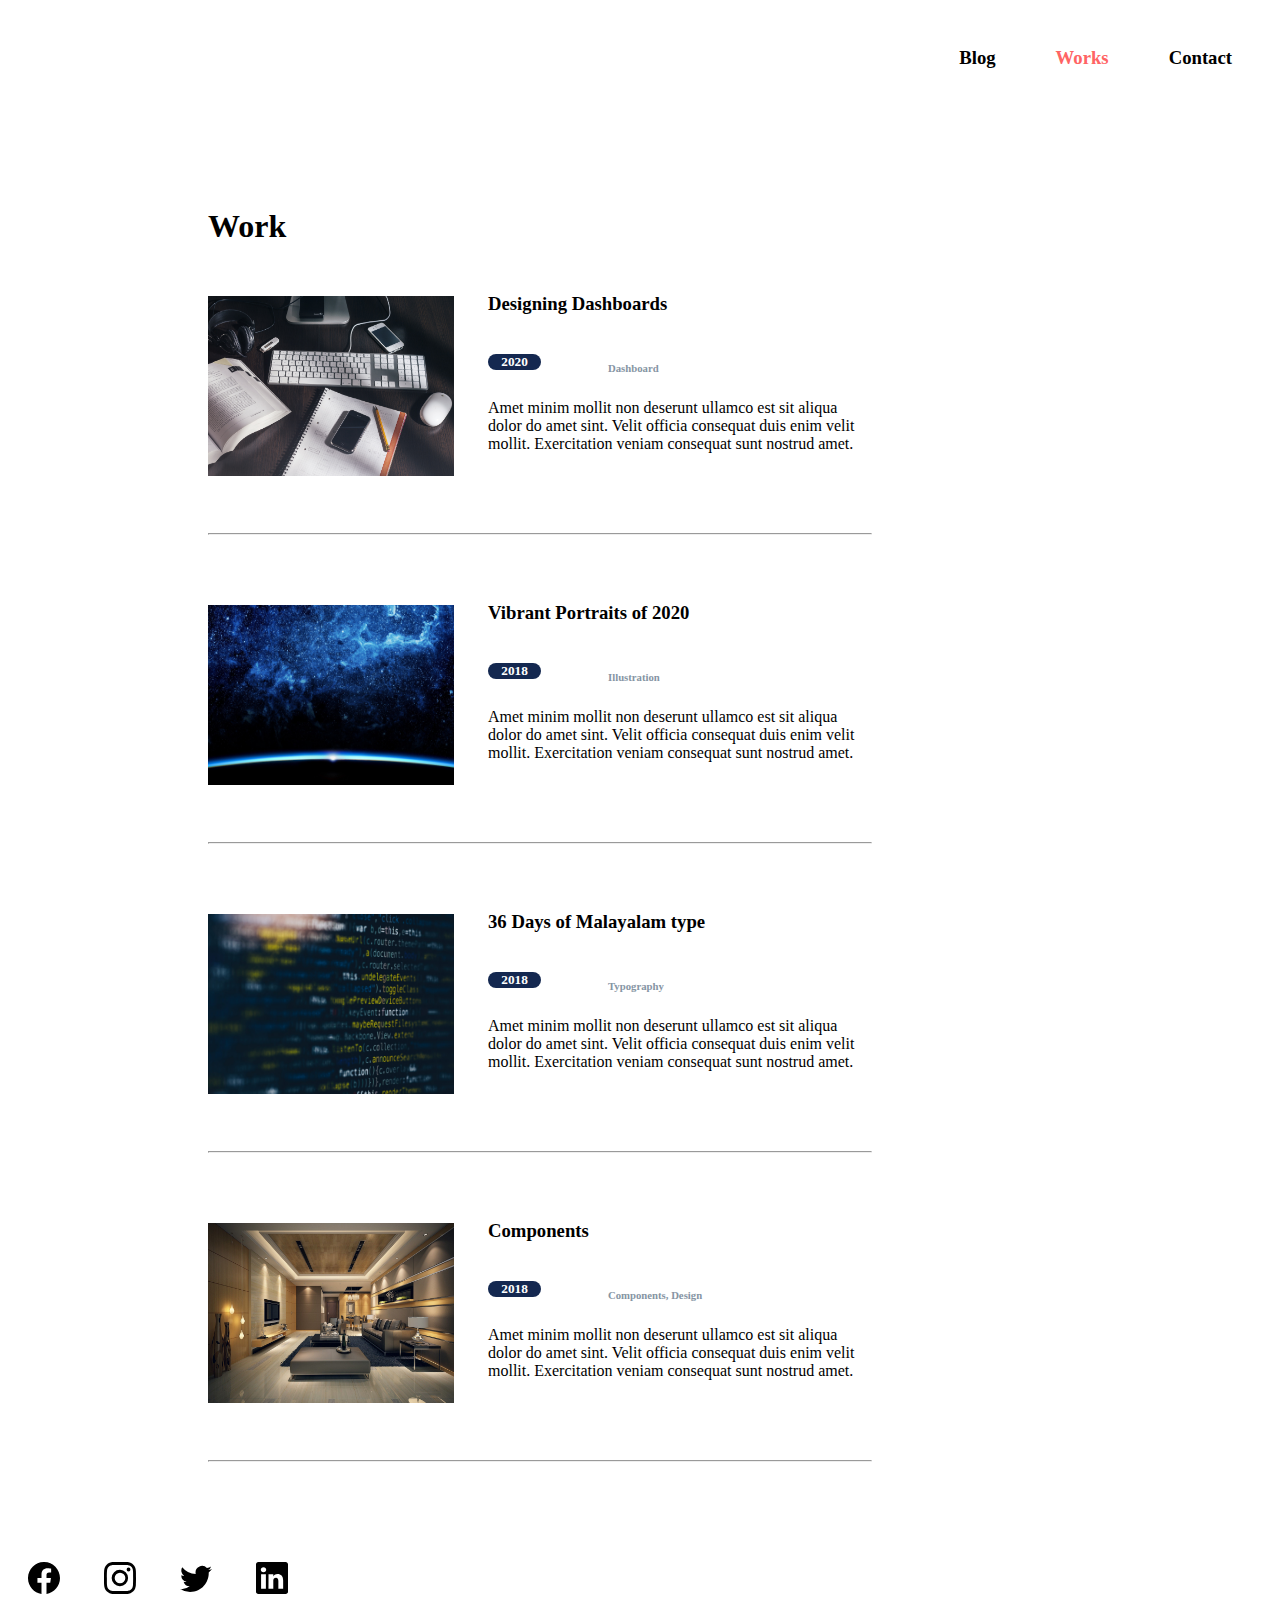
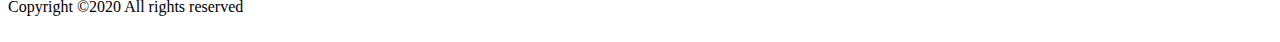
<file: john/works.html>
<!DOCTYPE html>
<html lang="en">
  <head>
    <meta charset="UTF-8" />
    <meta http-equiv="X-UA-Compatible" content="IE=edge" />
    <meta name="viewport" content="width=device-width, initial-scale=1.0" />
    <link rel="stylesheet" href="style/style.css" />
    <link
      href="https://cdn.jsdelivr.net/npm/bootstrap@5.3.0-alpha3/dist/css/bootstrap.min.css"
      rel="stylesheet"
      integrity="sha384-KK94CHFLLe+nY2dmCWGMq91rCGa5gtU4mk92HdvYe+M/SXH301p5ILy+dN9+nJOZ"
      crossorigin="anonymous"
    />
    <link rel="shortcut icon" href="img/head.png" type="image/x-icon" />
    <title>Works</title>
  </head>
  <body>
    <div class="nav">
      <a href="blog.html">
        <h3>Blog</h3>
      </a>
      <a href="works.html" class="active">
        <h3>Works</h3>
      </a>
      <a href="index.html">
        <h3>Contact</h3>
      </a>
    </div>
    <div class="work1">
      <h1><strong>Work</strong></h1>
      <div class="lap">
        <img src="img/laptop.jpg" alt="" />
        <h3><strong>Designing Dashboards</strong></h3>
        <h5> 2020 </h5>
        <h6>Dashboard</h6>
        <p>
          Amet minim mollit non deserunt ullamco est sit aliqua <br />
          dolor do amet sint. Velit officia consequat duis enim velit <br />
          mollit. Exercitation veniam consequat sunt nostrud amet.
        </p>
      </div>
      <hr />
      <div class="lap">
        <img src="img/laptop2.jpg" alt="" />
        <h3><strong>Vibrant Portraits of 2020</strong></h3>
        <h5> 2018 </h5>
        <h6>Illustration</h6>
        <p>
          Amet minim mollit non deserunt ullamco est sit aliqua <br />
          dolor do amet sint. Velit officia consequat duis enim velit <br />
          mollit. Exercitation veniam consequat sunt nostrud amet.
        </p>
      </div>
      <hr />
      <div class="lap">
        <img src="img/laptop3.jpg" alt="" />
        <h3><strong>36 Days of Malayalam type</strong></h3>
        <h5> 2018 </h5>
        <h6>Typography</h6>
        <p>
          Amet minim mollit non deserunt ullamco est sit aliqua <br />
          dolor do amet sint. Velit officia consequat duis enim velit <br />
          mollit. Exercitation veniam consequat sunt nostrud amet.
        </p>
      </div>
      <hr />
      <div class="lap">
        <img src="img/laptop4.jpg" alt="" />
        <h3><strong>Components</strong></h3>
        <h5> 2018 </h5>
        <h6>Components, Design</h6>
        <p>
          Amet minim mollit non deserunt ullamco est sit aliqua <br />
          dolor do amet sint. Velit officia consequat duis enim velit <br />
          mollit. Exercitation veniam consequat sunt nostrud amet.
        </p>
      </div>
      <hr />
    </div>
    <div class="block4">
      <footer class="text-center">
        <div class="container pt-4">
          <section class="mb-4">
            <a href="#">
              <svg
                xmlns="http://www.w3.org/2000/svg"
                width="32"
                height="32"
                fill="currentColor"
                class="bi bi-facebook"
                viewBox="0 0 16 16"
              >
                <path
                  d="M16 8.049c0-4.446-3.582-8.05-8-8.05C3.58 0-.002 3.603-.002 8.05c0 4.017 2.926 7.347 6.75 7.951v-5.625h-2.03V8.05H6.75V6.275c0-2.017 1.195-3.131 3.022-3.131.876 0 1.791.157 1.791.157v1.98h-1.009c-.993 0-1.303.621-1.303 1.258v1.51h2.218l-.354 2.326H9.25V16c3.824-.604 6.75-3.934 6.75-7.951z"
                />
              </svg>
            </a>
            <a href="#">
              <svg
                xmlns="http://www.w3.org/2000/svg"
                width="32"
                height="32"
                fill="currentColor"
                class="bi bi-instagram"
                viewBox="0 0 16 16"
              >
                <path
                  d="M8 0C5.829 0 5.556.01 4.703.048 3.85.088 3.269.222 2.76.42a3.917 3.917 0 0 0-1.417.923A3.927 3.927 0 0 0 .42 2.76C.222 3.268.087 3.85.048 4.7.01 5.555 0 5.827 0 8.001c0 2.172.01 2.444.048 3.297.04.852.174 1.433.372 1.942.205.526.478.972.923 1.417.444.445.89.719 1.416.923.51.198 1.09.333 1.942.372C5.555 15.99 5.827 16 8 16s2.444-.01 3.298-.048c.851-.04 1.434-.174 1.943-.372a3.916 3.916 0 0 0 1.416-.923c.445-.445.718-.891.923-1.417.197-.509.332-1.09.372-1.942C15.99 10.445 16 10.173 16 8s-.01-2.445-.048-3.299c-.04-.851-.175-1.433-.372-1.941a3.926 3.926 0 0 0-.923-1.417A3.911 3.911 0 0 0 13.24.42c-.51-.198-1.092-.333-1.943-.372C10.443.01 10.172 0 7.998 0h.003zm-.717 1.442h.718c2.136 0 2.389.007 3.232.046.78.035 1.204.166 1.486.275.373.145.64.319.92.599.28.28.453.546.598.92.11.281.24.705.275 1.485.039.843.047 1.096.047 3.231s-.008 2.389-.047 3.232c-.035.78-.166 1.203-.275 1.485a2.47 2.47 0 0 1-.599.919c-.28.28-.546.453-.92.598-.28.11-.704.24-1.485.276-.843.038-1.096.047-3.232.047s-2.39-.009-3.233-.047c-.78-.036-1.203-.166-1.485-.276a2.478 2.478 0 0 1-.92-.598 2.48 2.48 0 0 1-.6-.92c-.109-.281-.24-.705-.275-1.485-.038-.843-.046-1.096-.046-3.233 0-2.136.008-2.388.046-3.231.036-.78.166-1.204.276-1.486.145-.373.319-.64.599-.92.28-.28.546-.453.92-.598.282-.11.705-.24 1.485-.276.738-.034 1.024-.044 2.515-.045v.002zm4.988 1.328a.96.96 0 1 0 0 1.92.96.96 0 0 0 0-1.92zm-4.27 1.122a4.109 4.109 0 1 0 0 8.217 4.109 4.109 0 0 0 0-8.217zm0 1.441a2.667 2.667 0 1 1 0 5.334 2.667 2.667 0 0 1 0-5.334z"
                />
              </svg>
            </a>
            <a href="#">
              <svg
                xmlns="http://www.w3.org/2000/svg"
                width="32"
                height="32"
                fill="currentColor"
                class="bi bi-twitter"
                viewBox="0 0 16 16"
              >
                <path
                  d="M5.026 15c6.038 0 9.341-5.003 9.341-9.334 0-.14 0-.282-.006-.422A6.685 6.685 0 0 0 16 3.542a6.658 6.658 0 0 1-1.889.518 3.301 3.301 0 0 0 1.447-1.817 6.533 6.533 0 0 1-2.087.793A3.286 3.286 0 0 0 7.875 6.03a9.325 9.325 0 0 1-6.767-3.429 3.289 3.289 0 0 0 1.018 4.382A3.323 3.323 0 0 1 .64 6.575v.045a3.288 3.288 0 0 0 2.632 3.218 3.203 3.203 0 0 1-.865.115 3.23 3.23 0 0 1-.614-.057 3.283 3.283 0 0 0 3.067 2.277A6.588 6.588 0 0 1 .78 13.58a6.32 6.32 0 0 1-.78-.045A9.344 9.344 0 0 0 5.026 15z"
                />
              </svg>
            </a>
            <a href="#">
              <svg
                xmlns="http://www.w3.org/2000/svg"
                width="32"
                height="32"
                fill="currentColor"
                class="bi bi-linkedin"
                viewBox="0 0 16 16"
              >
                <path
                  d="M0 1.146C0 .513.526 0 1.175 0h13.65C15.474 0 16 .513 16 1.146v13.708c0 .633-.526 1.146-1.175 1.146H1.175C.526 16 0 15.487 0 14.854V1.146zm4.943 12.248V6.169H2.542v7.225h2.401zm-1.2-8.212c.837 0 1.358-.554 1.358-1.248-.015-.709-.52-1.248-1.342-1.248-.822 0-1.359.54-1.359 1.248 0 .694.521 1.248 1.327 1.248h.016zm4.908 8.212V9.359c0-.216.016-.432.08-.586.173-.431.568-.878 1.232-.878.869 0 1.216.662 1.216 1.634v3.865h2.401V9.25c0-2.22-1.184-3.252-2.764-3.252-1.274 0-1.845.7-2.165 1.193v.025h-.016a5.54 5.54 0 0 1 .016-.025V6.169h-2.4c.03.678 0 7.225 0 7.225h2.4z"
                />
              </svg>
            </a>
          </section>
        </div>
        <div class="text-center text-dark p-3">
          Copyright ©2020 All rights reserved <br />
                  
        </div>
      </footer>
    </div>
    <script
      src="https://cdn.jsdelivr.net/npm/bootstrap@5.3.0-alpha3/dist/js/bootstrap.bundle.min.js"
      integrity="sha384-ENjdO4Dr2bkBIFxQpeoTz1HIcje39Wm4jDKdf19U8gI4ddQ3GYNS7NTKfAdVQSZe"
      crossorigin="anonymous"
    ></script>
  </body>
</html>
</file>
<file: john/style/style.css>
.nav {
  display: flex;
  float: right;
}
.nav a {
  margin: 20px;
  padding-right: 20px;
  text-decoration: none;
  color: black;
}
.nav a:hover {
  color: #ff6464;
}
.nav .active {
  color: #ff6464;
}
.car {
  display: inline-block;
}
.block1 img {
  width: 400px;
  margin-top: 200px;
  margin-left: 1000px;
  display: inline-block;
}
.block1 h1 {
  margin-top: -250px;
  margin-left: 200px;
}
.block1 h4 {
  margin-left: 200px;
  margin-top: 30px;
}
.block1 button {
  margin-left: 200px;
  margin-top: 30px;
}
.block2 {
  background-color: #edf7fa;
  overflow: hidden;
  height: -100px;
}
.block2 h3 {
  margin-left: 200px;
  margin-top: 20px;
  display: inline-block;
}
.card1 {
  margin-left: 200px;
  margin-top: 30px;
  display: inline-block;
}
.card2 {
  margin-left: 650px;
  margin-top: -246px;
}
.block2 h5 {
  margin-left: 970px;
  margin-top: -35px;
  color: #00a8cc;
}
.block3 h3 {
  margin-left: 200px;
  margin-top: 50px;
}
.block3 hr {
  margin-top: 30px;
}
.lap img {
  width: 246px;
  height: 180px;
  margin-left: 200px;
  margin-top: 30px;
  display: inline-block;
}
.lap h3 {
  margin-left: 480px;
  margin-top: -187px;
}
.lap h5 {
  color: white;
  background-color: #142850;
  display: inline-block;
  border-radius: 40px;
  margin-left: 480px;
  margin-top: 20px;
}
.lap h6 {
  color: #8695a4;
  margin-left: 600px;
  margin-top: -30px;
}
.lap p {
  margin-left: 480px;
  margin-top: 23px;
}
.block4 a {
  color: black;
  text-decoration: none;
  margin: 20px;
}
.block4 {
  margin-top: 100px;
}
.blog h1 {
  display: inline-block;
  margin-left: 250px;
  margin-top: 200px;
}
.gard {
  margin-left: 235px;
}
.gard span {
  color: #8695a4;
}
.work1 h1 {
  display: inline-block;
  margin-left: 200px;
  margin-top: 200px;
}
.block3 hr {
  margin-left: 200px;
  margin-right: 400px;
}
.work1 hr {
  margin-left: 200px;
  margin-right: 400px;
  margin-top: 80px;
  margin-bottom: 40px;
}
.work1 a {
  text-decoration: none;
}
.det1 h1 {
  margin-left: 250px;
  margin-top: 300px;
  display: inline-block;
}
.vniz h5 {
  color: white;
  background-color: #ff7c7c;
  border-radius: 40px;
  display: inline-block;
  margin-left: 250px;
  margin-top: 40px;
}
.vniz2 h5 {
  margin-left: 360px;
  margin-top: -32px;
}
.det1 h6 {
  margin-left: 250px;
  margin-top: 40px;
}
.det1 img {
  width: 800px;
  height: 460px;
  margin-left: 250px;
  margin-top: 50px;
}
.det2 h2 {
  margin-left: 250px;
  display: inline-block;
  margin-top: 70px;
}
.head2 h3 {
  margin-left: 250px;
  display: inline-block;
  margin-top: 10px;
}
.det2 h6 {
  margin-left: 250px;
  margin-top: 20px;
}
.det2 img {
  width: 800px;
  height: 460px;
  margin-left: 250px;
  margin-top: 50px;
}
.mod {
  display: flex;
}
.mod .card {
  margin: 30px;
}
.mod :hover {
  background-color: #edf7fa;
}
.mod2 {
  display: flex;
}
.mod2 .card {
  margin: 30px;
}
.mod2 :hover {
  background-color: #edf7fa;
}
.mod3 {
  display: flex;
}
.mod3 .card {
  margin: 30px;
}
.mod3 :hover {
  background-color: #edf7fa;
}
.btn-hover {
  width: 200px;
  font-size: 16px;
  font-weight: 600;
  color: #fff;
  cursor: pointer;
  margin: 20px;
  height: 55px;
  text-align: center;
  border: none;
  background-size: 300% 100%;

  border-radius: 50px;
  -moz-transition: all 0.4s ease-in-out;
  -o-transition: all 0.4s ease-in-out;
  -webkit-transition: all 0.4s ease-in-out;
  transition: all 0.4s ease-in-out;
}

.btn-hover:hover {
  background-position: 100% 0;
  -moz-transition: all 0.4s ease-in-out;
  -o-transition: all 0.4s ease-in-out;
  -webkit-transition: all 0.4s ease-in-out;
  transition: all 0.4s ease-in-out;
}

.btn-hover:focus {
  outline: none;
}
.btn-hover.color-2 {
  background-image: linear-gradient(
    to right,
    #f5ce62,
    #e43603,
    #fa7199,
    #e85a19
  );
  box-shadow: 0 4px 15px 0 rgba(229, 66, 10, 0.75);
}
.block4 a :hover {
  color: #e85a19;
}
</file>
